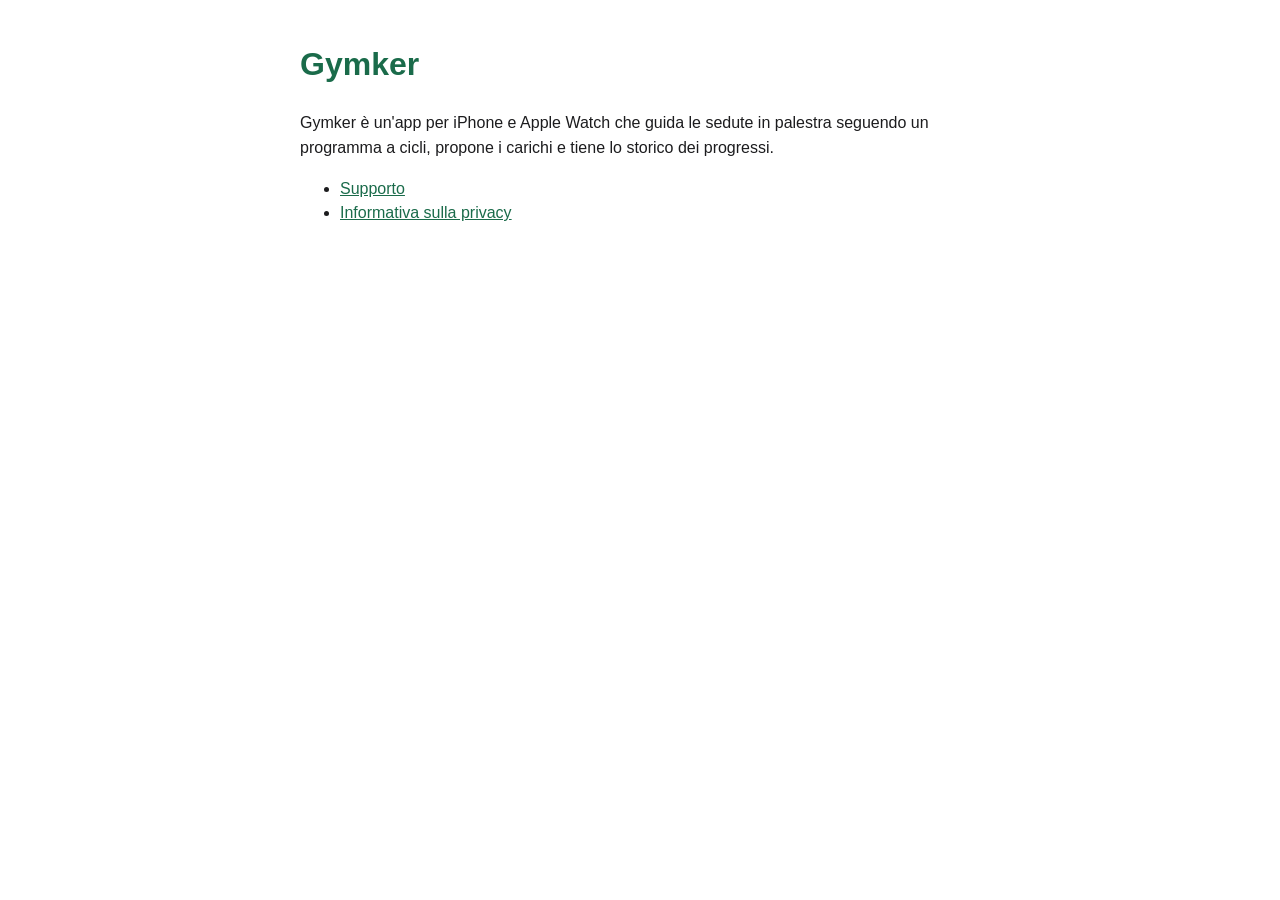
<file: index.html>
<!doctype html><html lang="it"><head><meta charset="utf-8"><meta name="viewport" content="width=device-width,initial-scale=1"><title>Gymker</title><link rel="stylesheet" href="style.css"></head><body>
<h1>Gymker</h1>
<p>Gymker è un'app per iPhone e Apple Watch che guida le sedute in palestra seguendo un programma a cicli, propone i carichi e tiene lo storico dei progressi.</p>
<ul><li><a href="support.html">Supporto</a></li><li><a href="privacy.html">Informativa sulla privacy</a></li></ul>
</body></html>
</file>
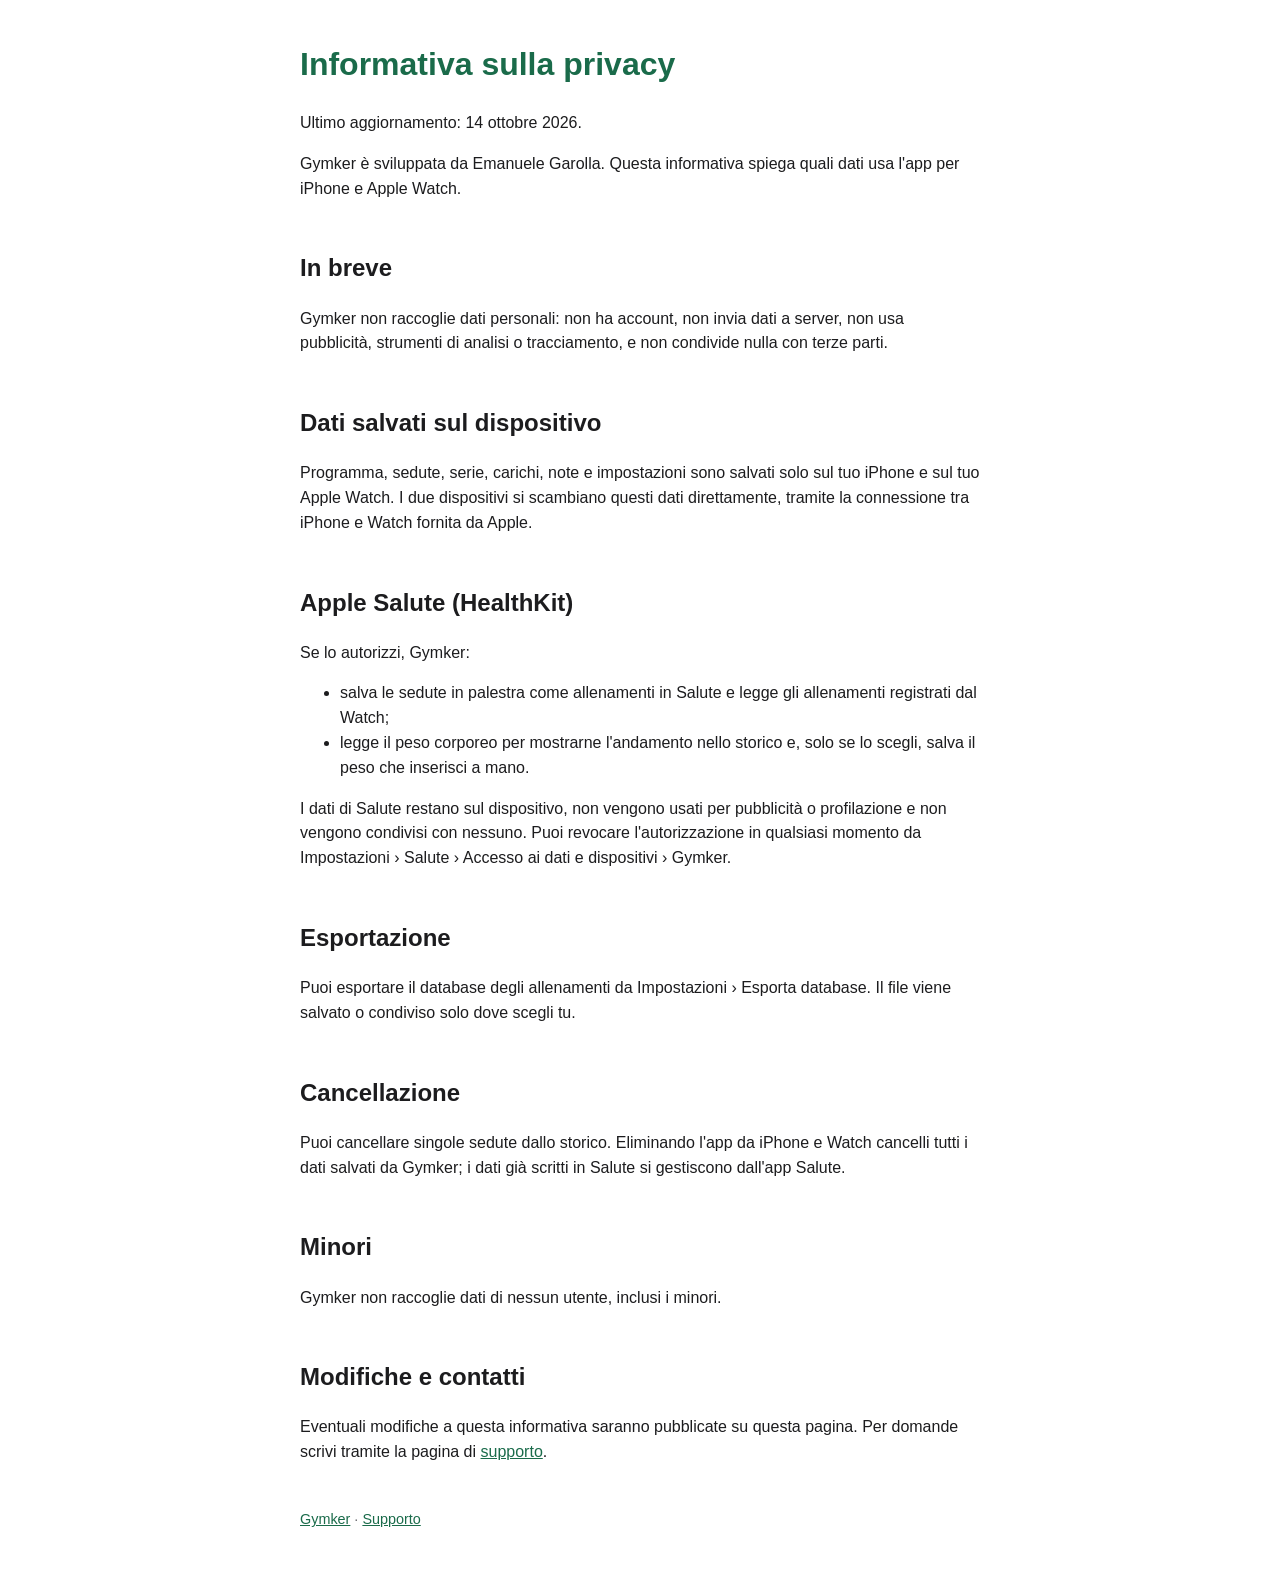
<file: privacy.html>
<!doctype html><html lang="it"><head><meta charset="utf-8"><meta name="viewport" content="width=device-width,initial-scale=1"><title>Gymker – Informativa sulla privacy</title><link rel="stylesheet" href="style.css"></head><body>
<h1>Informativa sulla privacy</h1>
<p>Ultimo aggiornamento: 14 ottobre 2026.</p>
<p>Gymker è sviluppata da Emanuele Garolla. Questa informativa spiega quali dati usa l'app per iPhone e Apple Watch.</p>
<h2>In breve</h2>
<p>Gymker non raccoglie dati personali: non ha account, non invia dati a server, non usa pubblicità, strumenti di analisi o tracciamento, e non condivide nulla con terze parti.</p>
<h2>Dati salvati sul dispositivo</h2>
<p>Programma, sedute, serie, carichi, note e impostazioni sono salvati solo sul tuo iPhone e sul tuo Apple Watch. I due dispositivi si scambiano questi dati direttamente, tramite la connessione tra iPhone e Watch fornita da Apple.</p>
<h2>Apple Salute (HealthKit)</h2>
<p>Se lo autorizzi, Gymker:</p>
<ul>
<li>salva le sedute in palestra come allenamenti in Salute e legge gli allenamenti registrati dal Watch;</li>
<li>legge il peso corporeo per mostrarne l'andamento nello storico e, solo se lo scegli, salva il peso che inserisci a mano.</li>
</ul>
<p>I dati di Salute restano sul dispositivo, non vengono usati per pubblicità o profilazione e non vengono condivisi con nessuno. Puoi revocare l'autorizzazione in qualsiasi momento da Impostazioni › Salute › Accesso ai dati e dispositivi › Gymker.</p>
<h2>Esportazione</h2>
<p>Puoi esportare il database degli allenamenti da Impostazioni › Esporta database. Il file viene salvato o condiviso solo dove scegli tu.</p>
<h2>Cancellazione</h2>
<p>Puoi cancellare singole sedute dallo storico. Eliminando l'app da iPhone e Watch cancelli tutti i dati salvati da Gymker; i dati già scritti in Salute si gestiscono dall'app Salute.</p>
<h2>Minori</h2>
<p>Gymker non raccoglie dati di nessun utente, inclusi i minori.</p>
<h2>Modifiche e contatti</h2>
<p>Eventuali modifiche a questa informativa saranno pubblicate su questa pagina. Per domande scrivi tramite la pagina di <a href="support.html">supporto</a>.</p>
<footer><a href="index.html">Gymker</a> · <a href="support.html">Supporto</a></footer>
</body></html>
</file>
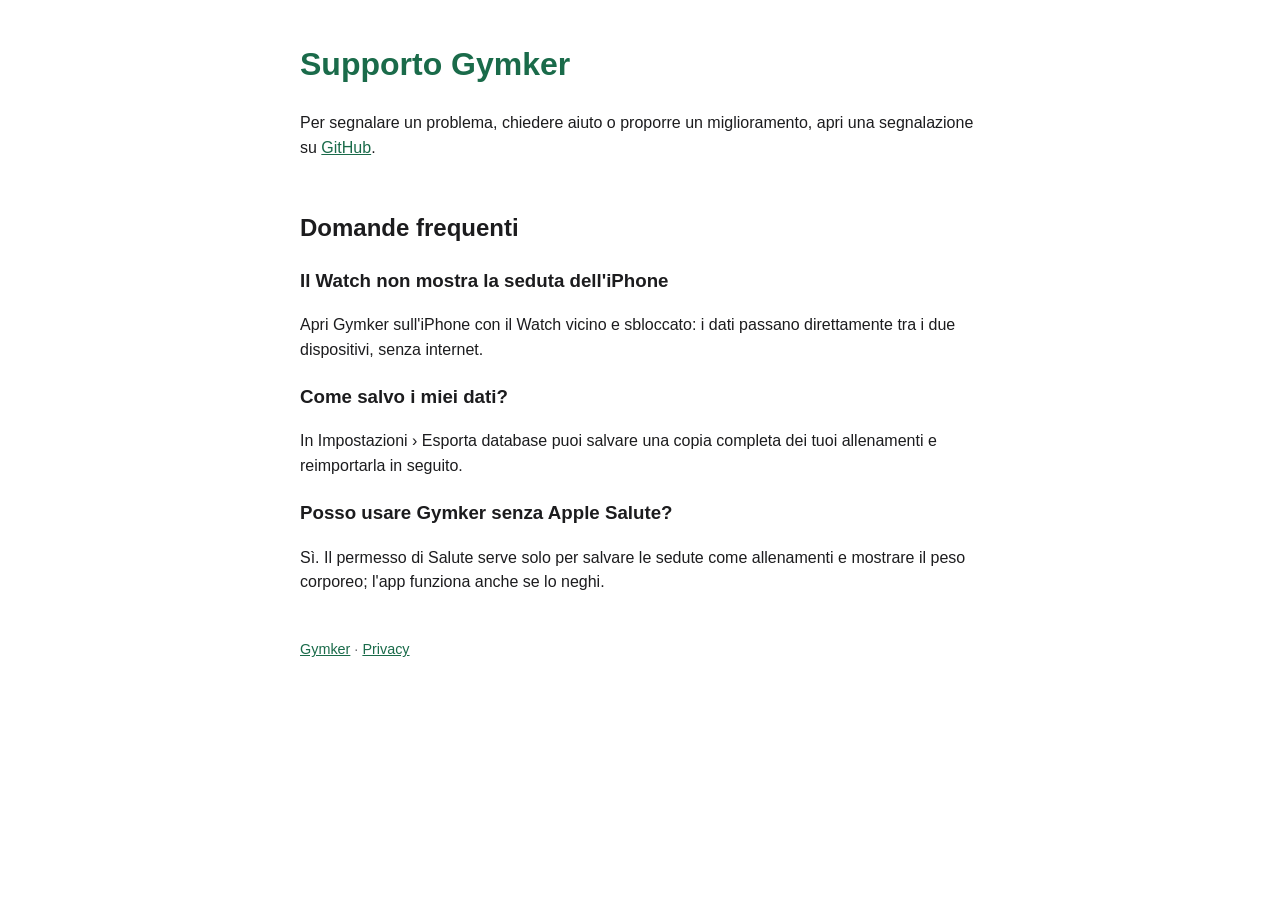
<file: support.html>
<!doctype html><html lang="it"><head><meta charset="utf-8"><meta name="viewport" content="width=device-width,initial-scale=1"><title>Gymker – Supporto</title><link rel="stylesheet" href="style.css"></head><body>
<h1>Supporto Gymker</h1>
<p>Per segnalare un problema, chiedere aiuto o proporre un miglioramento, apri una segnalazione su
<a href="https://github.com/Garolla/gymker-site/issues">GitHub</a>.</p>
<h2>Domande frequenti</h2>
<h3>Il Watch non mostra la seduta dell'iPhone</h3>
<p>Apri Gymker sull'iPhone con il Watch vicino e sbloccato: i dati passano direttamente tra i due dispositivi, senza internet.</p>
<h3>Come salvo i miei dati?</h3>
<p>In Impostazioni › Esporta database puoi salvare una copia completa dei tuoi allenamenti e reimportarla in seguito.</p>
<h3>Posso usare Gymker senza Apple Salute?</h3>
<p>Sì. Il permesso di Salute serve solo per salvare le sedute come allenamenti e mostrare il peso corporeo; l'app funziona anche se lo neghi.</p>
<footer><a href="index.html">Gymker</a> · <a href="privacy.html">Privacy</a></footer>
</body></html>
</file>
<file: style.css>
body{font-family:-apple-system,BlinkMacSystemFont,"Helvetica Neue",sans-serif;max-width:680px;margin:40px auto;padding:0 20px;line-height:1.55;color:#1c1c1e}
h1{color:#1a6b4a}h2{margin-top:2em}a{color:#1a6b4a}footer{margin-top:3em;font-size:.9em;color:#6c6c70}
</file>
